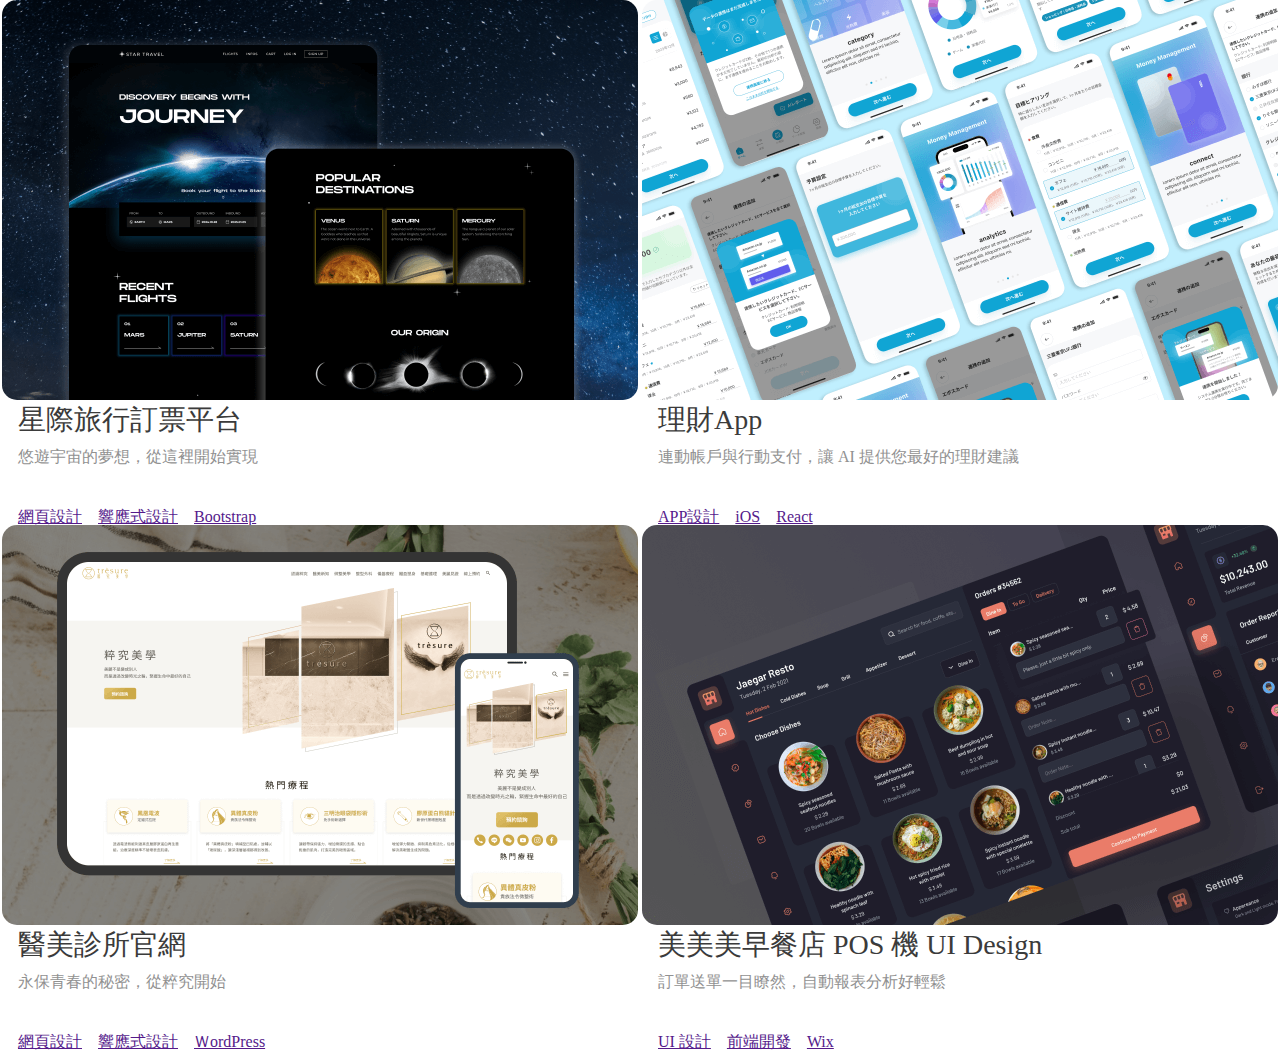
<file: Taks1FlexCards.html>
<!DOCTYPE html>
<html lang="en">

<head>
    <meta charset="UTF-8">
    <meta name="viewport" content="width=device-width, initial-scale=1.0">
    <title>flex任務一</title>
    <link rel="stylesheet" href="css/Taks1FlexCards.css">
    <style>
        @import url('https://fonts.googleapis.com/css2?family=Noto+Sans+TC:wght@100..900&display=swap');
        </style>
</head>

<body>
    <!-- .contain>ul.work-lg>li.card>(a>img.photo)+(div.test>(div.word>h2+p)+ul.tags>li.tag*3>a) -->
    <div class="contain">
        <ul class="work-lg">
            <li class="card">
                <a href="#"><img class="photo"
                        src="image\work-image1.png"
                        alt="星際旅行訂票平台"></a>
                <div class="test">
                    <div class="word">
                        <h2>星際旅行訂票平台</h2>
                        <p>悠遊宇宙的夢想，從這裡開始實現</p>
                    </div>
                    <ul class="tags">
                        <li><a href="">網頁設計</a></li>
                        <li><a href="">響應式設計</a></li>
                        <li><a href="">Bootstrap</a></li>
                    </ul>
                </div>
            </li>
            <li class="card">
                <a href="#"><img class="photo"
                        src="image\work-image2.png"
                        alt="理財App"></a>
                <div class="test">
                    <div class="word">
                        <h2>理財App</h2>
                        <p>連動帳戶與行動支付，讓 AI 提供您最好的理財建議</p>
                    </div>
                    <ul class="tags">
                        <li><a href="">APP設計</a></li>
                        <li><a href="">iOS</a></li>
                        <li><a href="">React</a></li>
                    </ul>
                </div>
            </li>
            <li class="card">
                <a href="#"><img class="photo"
                        src="image\work-image3.png"
                        alt="醫美診所官網"></a>
                <div class="test">
                    <div class="word">
                        <h2>醫美診所官網</h2>
                        <p>永保青春的秘密，從粹究開始</p>
                    </div>
                    <ul class="tags">
                        <li><a href="">網頁設計</a></li>
                        <li><a href="">響應式設計</a></li>
                        <li><a href="">ＷordPress</a></li>
                    </ul>
                </div>
            </li>
            <li class="card">
                <a href="#"><img class="photo"
                        src="image\work-image4.png"
                        alt="美美美早餐店 POS 機 UI Design"></a>
                <div class="test">
                    <div class="word">
                        <h2>美美美早餐店 POS 機 UI Design</h2>
                        <p>訂單送單一目瞭然，自動報表分析好輕鬆</p>
                    </div>
                    <ul class="tags">
                        <li><a href="">UI 設計</a></li>
                        <li><a href="">前端開發</a></li>
                        <li><a href="">Wix</a></li>
                    </ul>
                </div>
            </li>
        </ul>
    </div>
</body>

</html>
</file>
<file: css/Taks1FlexCards.css>
html,
body,
div,
span,
applet,
object,
iframe,
h1,
h2,
h3,
h4,
h5,
h6,
p,
blockquote,
pre,
a,
abbr,
acronym,
address,
big,
cite,
code,
del,
dfn,
em,
img,
ins,
kbd,
q,
s,
samp,
small,
strike,
strong,
sub,
sup,
tt,
var,
b,
u,
i,
center,
dl,
dt,
dd,
ol,
ul,
li,
fieldset,
form,
label,
legend,
table,
caption,
tbody,
tfoot,
thead,
tr,
th,
td,
article,
aside,
canvas,
details,
embed,
figure,
figcaption,
footer,
header,
hgroup,
menu,
nav,
output,
ruby,
section,
summary,
time,
mark,
audio,
video {
	margin: 0;
	padding: 0;
	border: 0;
	font-size: 100%;
	font: inherit;
	vertical-align: baseline;
}

/* HTML5 display-role reset for older browsers */
article,
aside,
details,
figcaption,
figure,
footer,
header,
hgroup,
menu,
nav,
section {
	display: block;
}

body {
	line-height: 1;
}

ol,
ul {
	list-style: none;
}

blockquote,
q {
	quotes: none;
}

blockquote:before,
blockquote:after,
q:before,
q:after {
	content: '';
	content: none;
}

table {
	border-collapse: collapse;
	border-spacing: 0;
}

/* * {
	outline: 1px solid #000;
}  */

.item {
	/* width: 80%;
    padding: 10px;
     */
	max-width:1320px;
	margin-left: auto;
	margin-right: auto;
}

.work-lg {
	display: flex;
	flex-direction: row;
	justify-content: space-around;
	flex-wrap: wrap;
}

.box {
	width: 636px;
	height: 538px;
	margin: 40px 0 40px 0;
}

.photo {
	border-radius: 15px;
}

.test {
	height: 122px;
	padding: 0 16px 0 16px;
}
.word{
	gap: 8px;
}
.box,
.test,
.word {
	display: flex;
	flex-direction: column;
	justify-content: space-between;
	align-items: flex-start;
	/* gap: 16px; */
}

.work-lg h2 {
	font-size: 28px;
	color: #3B3B3B;
	font-family: bold;
	line-height: 33.6px;
}

.work-lg p {
	line-height: 24px;
	font-size: 16px;
	color: #919191;
}

.tags {
	display: flex;
	flex-direction: row;
	justify-content: space-between;
	/* padding:4px, 12px, 4px, 12px; */
	gap: 16px;
}
.tag{
	font-size: 16px;
	padding: 8px 14px;
	background: #F1F1F1;
	border-radius: 15px;
	/*圓角尺寸*/
}

.tag a:hover,
.tag a:visited,
.tag a:link,
.tag a:active {
	text-decoration: none;
	color: #3B3B3B;
}
</file>
